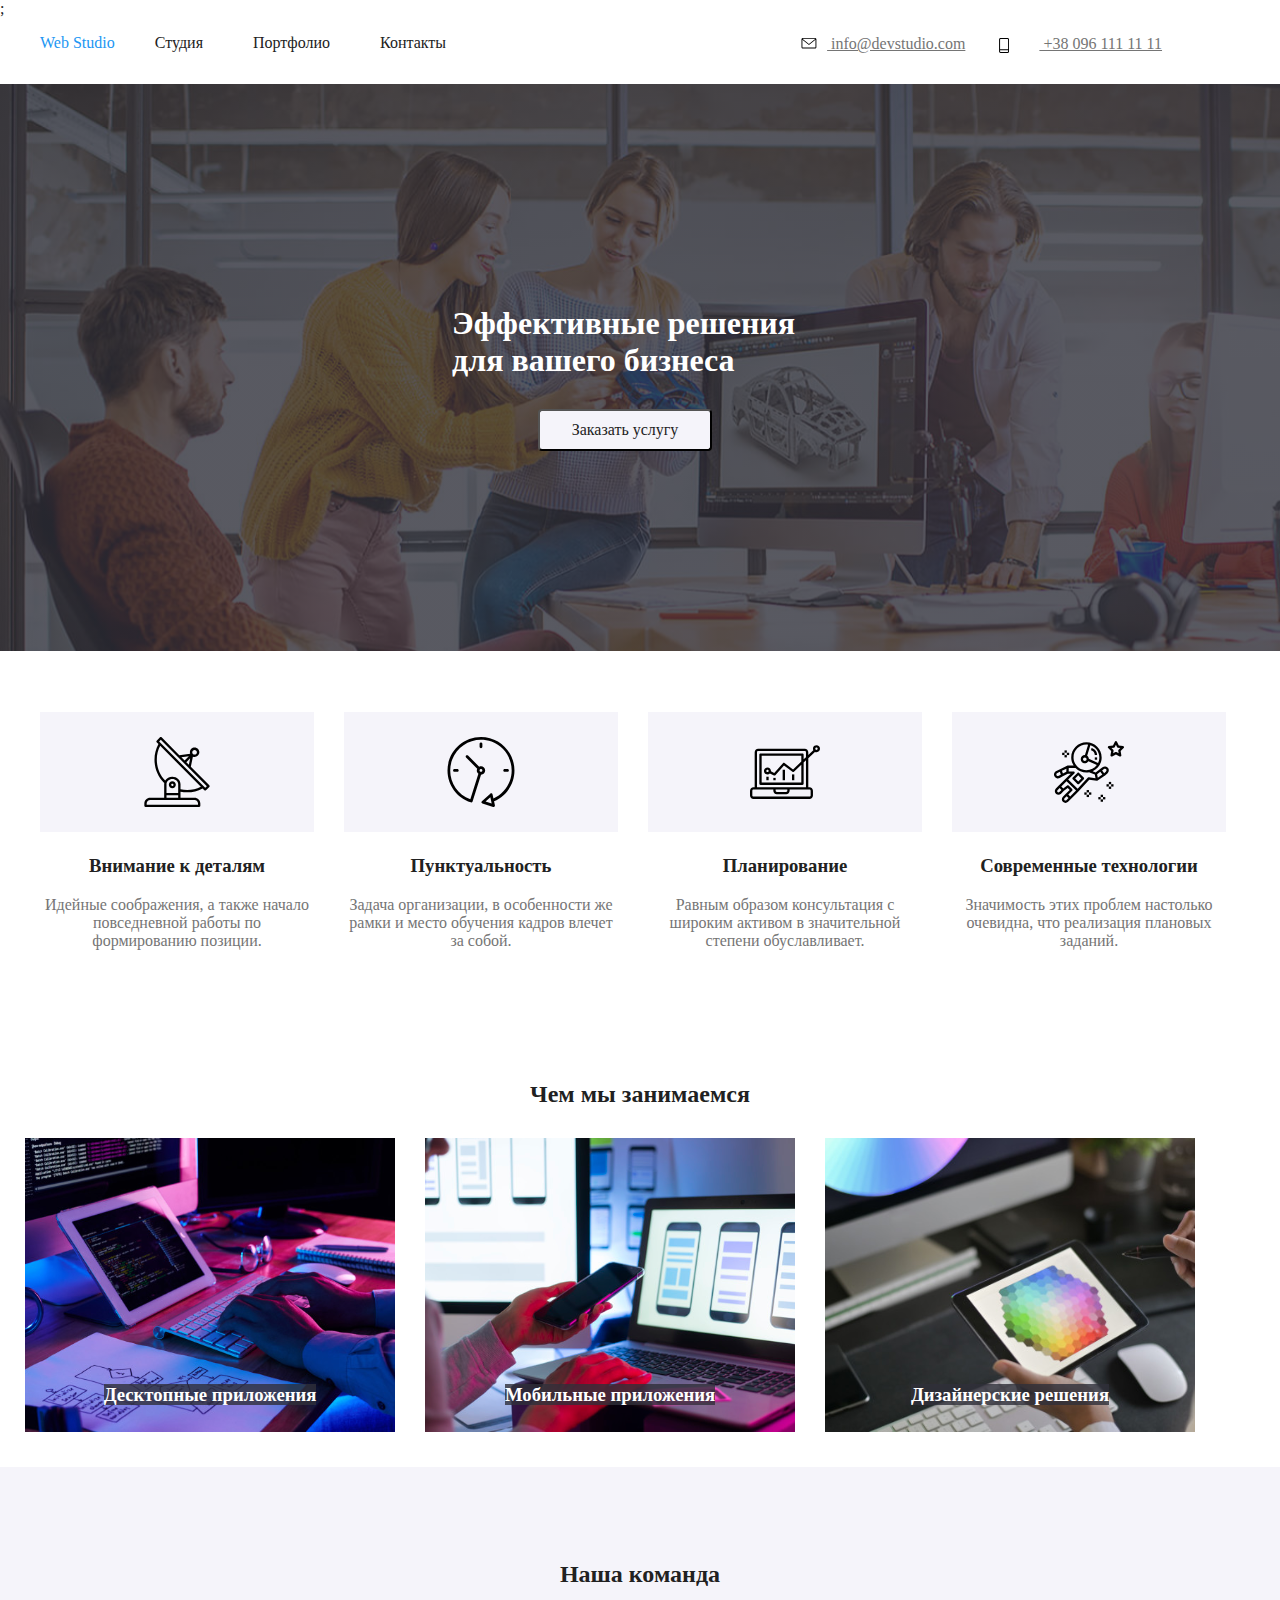
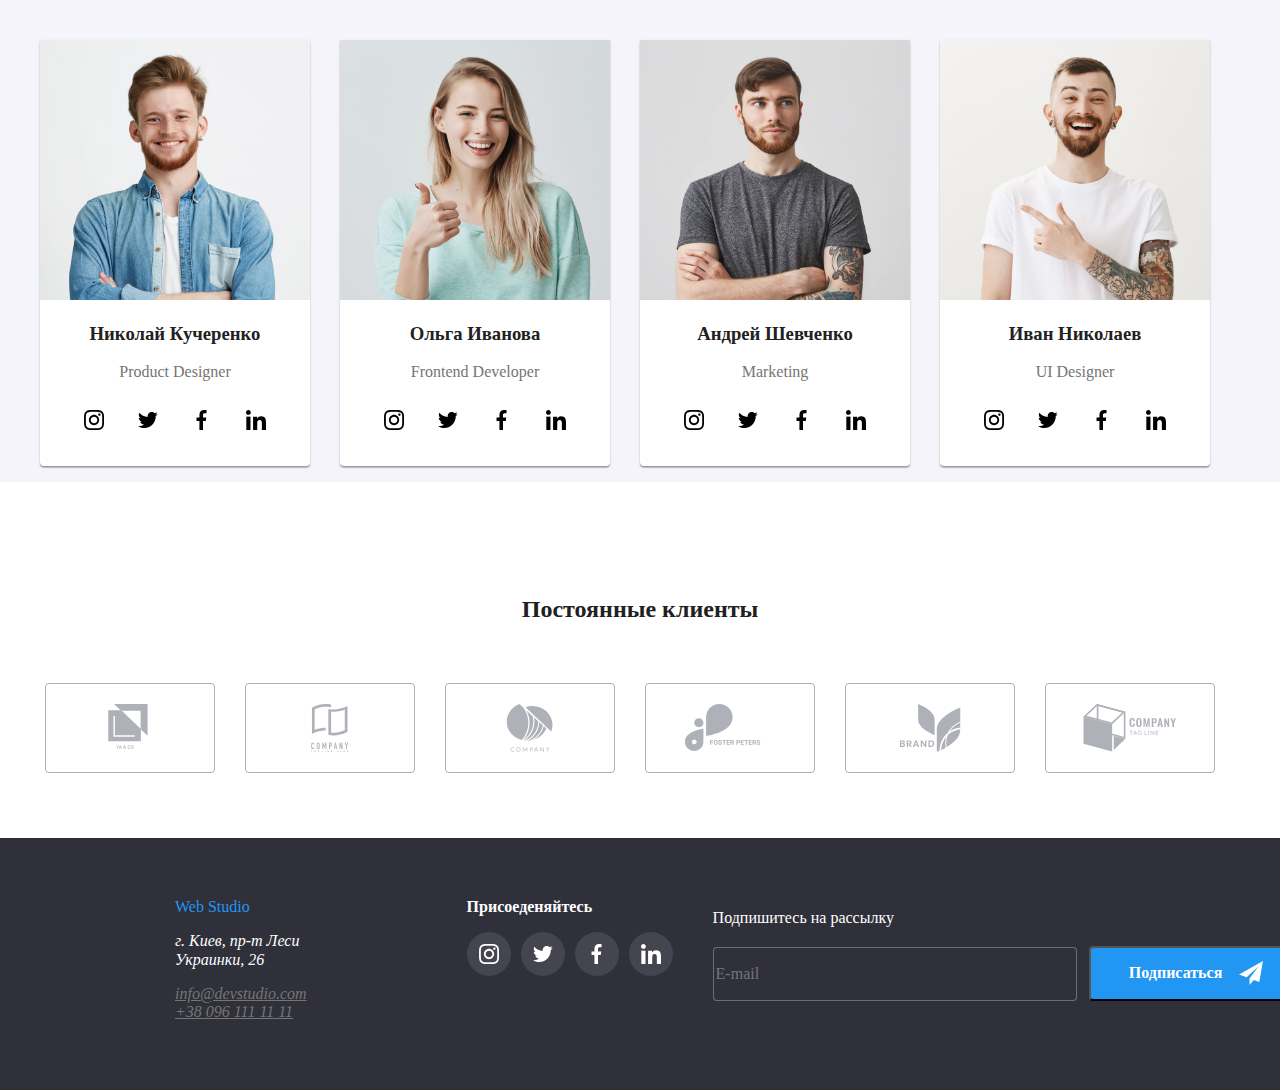
<file: index.html>
<!DOCTYPE html>
<html lang="en">
  <head>
    <meta charset="UTF-8" />
    <meta name="viewport" content="width=device-width, initial-scale=1.0" />
    <title>Document</title>
    
  </head>
 
  <link rel="stylesheet" href="./css/main.min.css">;
  
  <body>
    
    <header class="page-header">
      <div class="container">
      <nav class="nav-list">
        <a class="webstudio_header" href="/">Web Studio</a>
        <ul class="nav-list">
          <li><a class="navigation" href="./index.html" class="menu-link">Студия</a></li>
          <li><a class="navigation" href="./portfolio.html">Портфолио</a></li>
          <li><a class="navigation" href="">Контакты</a></li>
        </ul>
      </nav>
       <div class="contacts-main-col">
        <a class="contacts_icon" href="mailto:info@devstudio.com" class="contacts-link">
          <svg class="contacts" width="16" height="11.2">
            <use href=./images/sprite.svg#envelope></use>
          </svg>
          info@devstudio.com</a>
          
        <a class="contacts_icon" href="tel:+380961111111" class="contacts-link">
          <svg class="contacts_icon" width="10" height="15">
            <use href=./images/sprite.svg#Vector></use>
          </svg>
          +38 096 111 11 11</a>
          </div>
      </div>
      </div>
    </header>
    <main>

      <!--Section-1-->
      <div class="container-section-1">
      <section class="hero">
        <div class="hero_content">
        <h1 class="">Эффективные решения для вашего бизнеса</h1>
        <div class="container_4">
        <button class="button" data-modal-open href="">Заказать услугу</button>
        </div>
        </div>
      </section>
      </div>


      <!--Section-2-->
      <div class="container_3">
      <section>
        <h2 hidden>Преимущества</h2>
        <div class="">
        <ul class="container">
          <li class="avantage">
            <svg class="advantage-icon" width="70" height="70">
              <use href="./images/sprite.svg#antenna"></use>
            </svg>
            <h3 class="section_title1">Внимание к деталям</h3>
            <p class="section_description">
              Идейные соображения, а также начало повседневной работы по
              формированию позиции.
            </p>
          </li>
          <li>
          <svg class="advantage-icon" width="70" height="70">
            <use href="./images/sprite.svg#clock"></use>
          </svg>
            <h3 class="section_title1">Пунктуальность</h3>
            <p class="section_description">
              Задача организации, в особенности же рамки и место обучения кадров
              влечет за собой.
            </p>
          </li>
          <li>
            <svg class="advantage-icon" width="70" height="70">
              <use href="./images/sprite.svg#diagram"></use>
            </svg>
            <h3 class="section_title1">Планирование</h3>
            <p class="section_description">
              Равным образом консультация с широким активом в значительной
              степени обуславливает.
            </p>
          </li>
          <li>
            <svg class="advantage-icon" width="70" height="70">
              <use href="./images/sprite.svg#astronaut"></use>
            </svg>
            <h3 class="section_title1">Современные технологии</h3>
            <p class="section_description">
              Значимость этих проблем настолько очевидна, что реализация
              плановых заданий.
            </p>
          </li>
        </ul>
        </div>
        </div>
      </section>
      </div>
      <!--Section-3-->
      
      <section >
        <div class="">
        <div class="container_3">
        <h2 class="section_title">Чем мы занимаемся</h2>
        <div class="container_4">
          <div class="pic">
            <img src="./images/img_new1.svg" alt="" width="370" />
            <h3 class="pic_des"> <span class="h3_span">Десктопные приложения</h3></span>
          </div>
          <div class="pic">
            <img src="./images/img_new2.svg" alt="" width="370" />
            <h3 class="pic_des"> <span class="h3_span">Мобильные приложения</h3></span>
          </div>
          <div class="pic">
            <img src="./images/img_new3.svg" alt="" width="370" />
            <h3 class="pic_des"><span class="h3_span"> Дизайнерские решения</span> </h3>
          </div>
        </ul>
        </div>
      
      </div>
      </section>

      <!--Section-4-->
      
      <section class="section_4">
        
        <h2 class="section_title">Наша команда</h2>
        <div class="container">
          <div class="container_team">
            <div class="team_background">
              
        <ul class="team">
            <li>
            <img src="./images/img3-1.svg" alt="" width="270" />
            <h3 class="section_title1">Николай Кучеренко</h3>
            <p class="section_description">Product Designer</p>
            </li>
          
            <ul class="social-icon-list">
            <li class="social-icon-item"><a href="https://www.instagram.com/" class="social_icons_link" target="_blank" rel="noopener noreferrer" aria-label="ссылка Инстаграм">
            <svg class="social-icon" width="20" height="20">
              <use href="./images/sprite.svg#Instagram"></use>
            </svg>
            </a></li>
            
            <li class="social-icon-item"><a href="https://www.twitter.com/" class="social_icons_link" target="_blank" rel="noopener noreferrer" aria-label="ссылка Твитер">
            <svg class="social-icon" width="20" height="20">
              <use href="./images/sprite.svg#Twitter"></use>
            </svg>
            </a></li>
            <li class="social-icon-item"><a href="https://www.facebook.com/" class="social_icons_link" target="_blank" rel="noopener noreferrer" aria-label="ссылка Фейсбук">
            <svg class="social-icon" width="20" height="20">
              <use href="./images/sprite.svg#Facebook"></use>
            </svg>
            </a></li>
            <li class="social-icon-item"><a href="https://www.linkedin.com/" class="social_icons_link" target="_blank" rel="noopener noreferrer" aria-label="ссылка Линкедин">
            <svg class="social-icon" width="20" height="20">
              <use href="./images/sprite.svg#linkedin"></use>
            </svg>
            </a></li>
            </ul>
            </ul>
            </div>
          
            </div>
            <div class="container_team">
              <ul class="team">
            
              <li>
            <img src="./images/img3-2.svg" alt="" width="270" />
            <div>
            <h3 class="section_title1">Ольга Иванова</h3>
            <p class="section_description">Frontend Developer</p>
            </li>
            
            <ul class="social-icon-list">
              <li class="social-icon-item"><a href="https://www.instagram.com/" class="social_icons_link" target="_blank"
                  rel="noopener noreferrer" aria-label="ссылка Инстаграм">
                  <svg class="social-icon" width="20" height="20">
                    <use href="./images/sprite.svg#Instagram"></use>
                  </svg>
                </a></li>
            
              <li class="social-icon-item"><a href="https://www.twitter.com/" class="social_icons_link" target="_blank"
                  rel="noopener noreferrer" aria-label="ссылка Твитер">
                  <svg class="social-icon" width="20" height="20">
                    <use href="./images/sprite.svg#Twitter"></use>
                  </svg>
                </a></li>
              <li class="social-icon-item"><a href="https://www.facebook.com/" class="social_icons_link" target="_blank"
                  rel="noopener noreferrer" aria-label="ссылка Фейсбук">
                  <svg class="social-icon" width="20" height="20">
                    <use href="./images/sprite.svg#Facebook"></use>
                  </svg>
                </a></li>
              <li class="social-icon-item"><a href="https://www.linkedin.com/" class="social_icons_link" target="_blank"
                  rel="noopener noreferrer" aria-label="ссылка Линкедин">
                  <svg class="social-icon" width="20" height="20">
                    <use href="./images/sprite.svg#linkedin"></use>
                  </svg>
                </a></li>
            </ul>
          </ul> 
            </div>
            <div class="container_team">
            <ul class="team">
              <li>
            <img src="./images/img3-3.svg" alt="" width="270" />
            <h3 class="section_title1">Андрей Шевченко</h3>
            <p class="section_description">Marketing</p>
            </li>
            
            <ul class="social-icon-list">
              <li class="social-icon-item"><a href="https://www.instagram.com/" class="social_icons_link" target="_blank"
                  rel="noopener noreferrer" aria-label="ссылка Инстаграм">
                  <svg class="social-icon" width="20" height="20">
                    <use href="./images/sprite.svg#Instagram"></use>
                  </svg>
                </a></li>
            
              <li class="social-icon-item"><a href="https://www.twitter.com/" class="social_icons_link" target="_blank"
                  rel="noopener noreferrer" aria-label="ссылка Твитер">
                  <svg class="social-icon" width="20" height="20">
                    <use href="./images/sprite.svg#Twitter"></use>
                  </svg>
                </a></li>
              <li class="social-icon-item"><a href="https://www.facebook.com/" class="social_icons_link" target="_blank"
                  rel="noopener noreferrer" aria-label="ссылка Фейсбук">
                  <svg class="social-icon" width="20" height="20">
                    <use href="./images/sprite.svg#Facebook"></use>
                  </svg>
                </a></li>
              <li class="social-icon-item"><a href="https://www.linkedin.com/" class="social_icons_link" target="_blank"
                  rel="noopener noreferrer" aria-label="ссылка Линкедин">
                  <svg class="social-icon" width="20" height="20">
                    <use href="./images/sprite.svg#linkedin"></use>
                  </svg>
                </a></li>
            </ul>
            </ul>
            </div>
            <div class="container_team">
            <ul class="team">
              <li>
            <img src="./images/img3-4.svg" alt="" width="270" />
            <h3 class="section_title1">Иван Николаев</h3>
            <p class="section_description">UI Designer</p>
            </li>
            
              <ul class="social-icon-list">
                <li class="social-icon-item"><a href="https://www.instagram.com/" class="social_icons_link" target="_blank"
                    rel="noopener noreferrer" aria-label="ссылка Инстаграм">
                    <svg class="social-icon" width="20" height="20">
                      <use href="./images/sprite.svg#Instagram"></use>
                    </svg>
                  </a></li>
              
                <li class="social-icon-item"><a href="https://www.twitter.com/" class="social_icons_link" target="_blank"
                    rel="noopener noreferrer" aria-label="ссылка Твитер">
                    <svg class="social-icon" width="20" height="20">
                      <use href="./images/sprite.svg#Twitter"></use>
                    </svg>
                  </a></li>
                <li class="social-icon-item"><a href="https://www.facebook.com/" class="social_icons_link" target="_blank"
                    rel="noopener noreferrer" aria-label="ссылка Фейсбук">
                    <svg class="social-icon" width="20" height="20">
                      <use href="./images/sprite.svg#Facebook"></use>
                    </svg>
                  </a></li>
                <li class="social-icon-item"><a href="https://www.linkedin.com/" class="social_icons_link" target="_blank"
                    rel="noopener noreferrer" aria-label="ссылка Линкедин">
                    <svg class="social-icon" width="20" height="20">
                      <use href="./images/sprite.svg#linkedin"></use>
                    </svg>
                  </a></li>
              </ul>
            </ul>
            
          </div>
        </div>
        
        
      </section>
      
      
      <!--Section-5-->
      <section>
        <h2 class="section_title">Постоянные клиенты</h2>
        <div class="container_3">
         
        <ul class="container_4">
          
          <li class="">
            <a href=""><svg class="firm_icons" width="170" height="90">
              <use href="./images/sprite.svg#logo1"></use>
            </svg></a>
          </li>
          <li>
            <a href=""><svg class="firm_icons" width="170" height="90">
                <use href="./images/sprite.svg#logo2"></use>
              </svg></a>
          </li>
          <li>
            <a href=""><svg class="firm_icons" width="170" height="90">
                <use href="./images/sprite.svg#logo3"></use>
              </svg></a>
          </li>
          <li>
            <a href=""><svg class="firm_icons" width="170" height="90">
                <use href="./images/sprite.svg#logo4"></use>
              </svg></a>
          </li>
          <li>
            <a href=""><svg class="firm_icons" width="170" height="90">
                <use href="./images/sprite.svg#logo5"></use>
              </svg></a>
          </li>
          <li>
            <a href=""><svg class="firm_icons" width="170" height="90">
                <use href="./images/sprite.svg#logo6"></use>
              </svg></a>
          </li>
        </ul>
          
      </section>
    </main>

    <!--Футер-->
    
  <footer class="footer">
    <div class="footer-flex">
      <div class="footer_ardess">
        <a class="webstudio_header" href="/">Web Studio</a>
        <address>
          <p>г. Киев, пр-т Леси Украинки, 26</p>
          <div class="">
            <a class="contacts" href="mailto:info@devstudio.com">info@devstudio.com</a></br>
            <a class="contacts" href="tel:+380961111111">+38 096 111 11 11</a>
          </div>
      </div>
  
      </address>
  
  
      <div class="footer-div">
        <b>Присоеденяйтесь</b>
        <ul class="footer-icons">
  
          <li class="social-icon-item"><a href="https://www.instagram.com/" class="social_icons_link_footer"
              target="_blank" rel="noopener noreferrer" aria-label="ссылка Инстаграм">
              <svg class="social-icon" width="20" height="20">
                <use href="./images/sprite.svg#Instagram"></use>
              </svg>
            </a></li>
  
          <li class="social-icon-item"><a href="https://www.twitter.com/" class="social_icons_link_footer" target="_blank"
              rel="noopener noreferrer" aria-label="ссылка Твитер">
              <svg class="social-icon" width="20" height="20">
                <use href="./images/sprite.svg#Twitter"></use>
              </svg>
            </a></li>
          <li class="social-icon-item"><a href="https://www.facebook.com/" class="social_icons_link_footer"
              target="_blank" rel="noopener noreferrer" aria-label="ссылка Фейсбук">
              <svg class="social-icon" width="20" height="20">
                <use href="./images/sprite.svg#Facebook"></use>
              </svg>
            </a></li>
          <li class="social-icon-item"><a href="https://www.linkedin.com/" class="social_icons_link_footer"
              target="_blank" rel="noopener noreferrer" aria-label="ссылка Линкедин">
              <svg class="social-icon" width="20" height="20">
                <use href="./images/sprite.svg#linkedin"></use>
              </svg>
            </a></li>
        </ul>
      </div>
      <ul><li>
      <label class="footer-label">Подпишитесь на рассылку</label>
        <input class="footer-fields" type="text" name="user-name" placeholder="E-mail" >
        </li>
      </ul>
      
      <div class="footer-btn">
        <button class="button-footer"><b class="btn-description"> Подписаться</b></button>
      </div>
  
  </footer>
    </div>
    <div class="backdrop is-hidden" data-modal>
      <div class="modal">
        <button class="btn-close" data-modal-close>x</button>
        <p class="message">Оставьте свои данные, мы вам перезвоним</p>
       
        <form class="modal-form" id="contact-form">
          <label for="name" class="form-label">Имя</label>
          <div class="cont-modal">
          <input class="modal-fields" type="text" name="user-name" required>
        <svg class="modal-icons" width="12" height="12">
          <use href="./images/sprite.svg#hum"></use>
        </svg>
        </div>
        
        <label for="name" class="form-label">Телефон</label>
        <div class="cont-modal">
          <input class="modal-fields" type="tel" name="user-phone" required>
        <svg class="modal-icons" width="13" height="13">
          <use href="./images/sprite.svg#tel"></use>
        </svg>
        </div>
          <label for="name" class="form-label">Почта</label>
          <div class="cont-modal">
          
          <svg class="modal-icons" width="15" height="12">
            <use href="./images/sprite.svg#mail"></use>
          </svg>  <input class="modal-fields" type="email" name="user-mail" required>
          </div>
          
          <label for="name" class="form-label">Коментарий</label>
          <div class="cont-modal">
          <textarea class="modal-message" name="message" id="" cols="30" rows="5" placeholder="Введите текст"></textarea>
          </div>
          <ul>
            <li>
              <label class="label">
                <input class="checkbox" type="checkbox" name="topic" /> <span class="icon"></span>Соглашаюсь с рассылкой и принимаю <span class="modal-licens"> Условия договора</span></label>
            </li>
          </ul>
          <div class="modal-btn">
          <button class="button">Отправить</button>
          </div>
        </form>
      </div>
    </div>
    <script src="./js/modal.js"></script>
  </body>
</html>
</file>
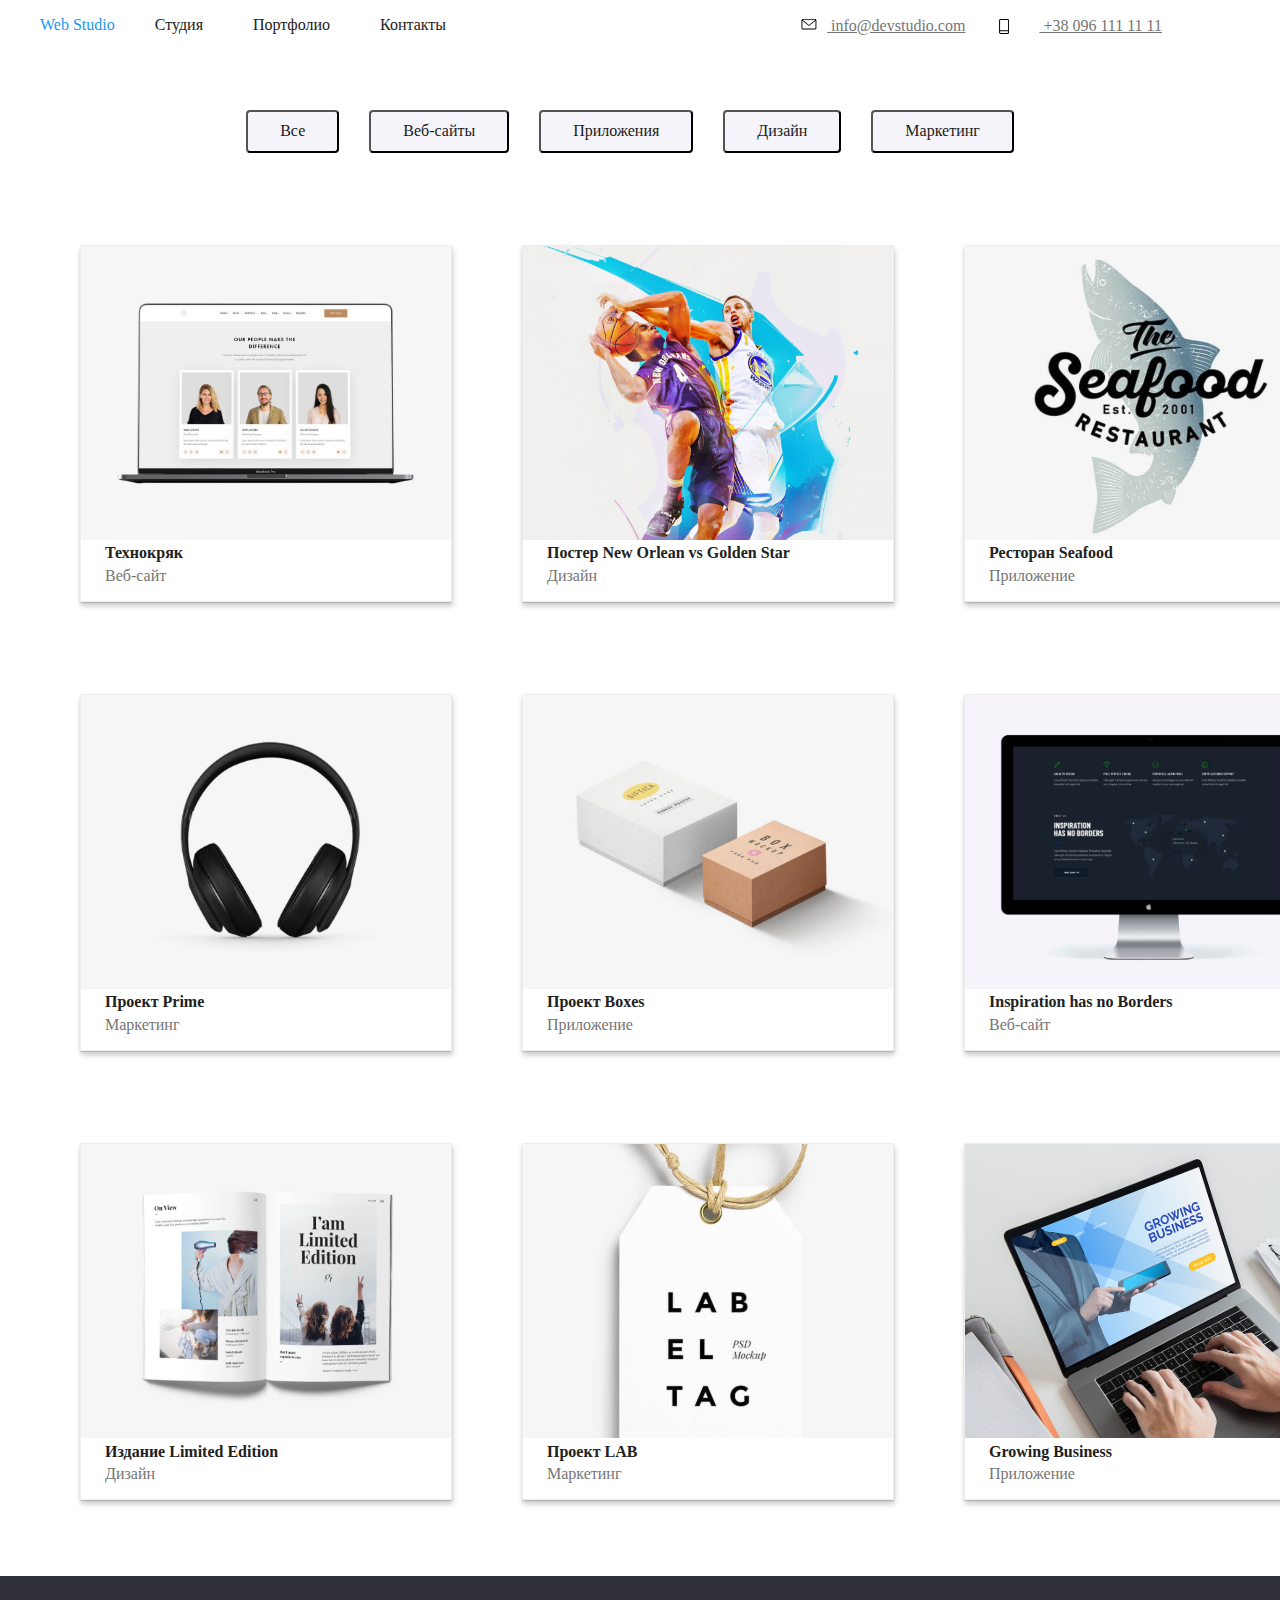
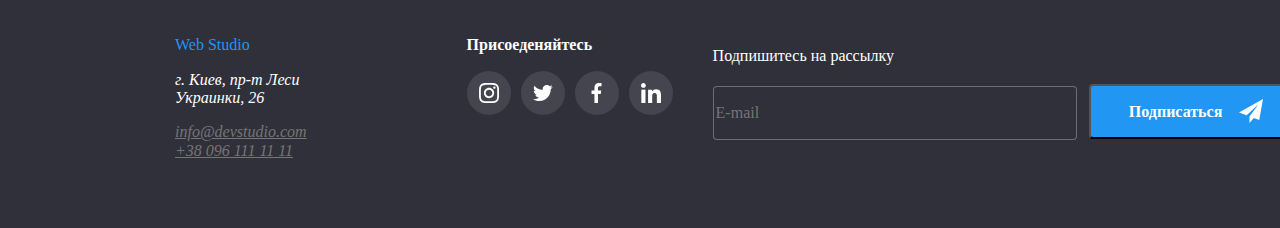
<file: portfolio.html>
<!DOCTYPE html>
<html lang="en">
  <head>
    <meta charset="UTF-8" />
    <meta name="viewport" content="width=device-width, initial-scale=1.0" />
    <title>Document</title>
  </head>
  <link rel="stylesheet" href="./css/main.min.css" />
  <body>
    
    <header>
      <div class="container">
      <nav class="nav-list">
        <a class="webstudio_header" href="/">Web Studio</a>
        
        <ul class="nav-list">
          <li><a class="navigation" href="./index.html">Студия</a></li>
          <li><a class="navigation" href="./portfolio.html">Портфолио</a></li>
          <li><a class="navigation" href="">Контакты</a></li>
        </ul>
        
      </nav>
      <div class="contacts-main-col">
        <a class="contacts_icon" href="mailto:info@devstudio.com" class="contacts-link">
          <svg class="contacts" width="16" height="11.2">
            <use href=./images/sprite.svg#envelope></use>
          </svg>
          info@devstudio.com</a>
          
        <a class="contacts_icon" href="tel:+380961111111" class="contacts-link">
          <svg class="contacts_icon" width="10" height="15">
            <use href=./images/sprite.svg#Vector></use>
          </svg>
          +38 096 111 11 11</a>
          </div>
      </div>
      </div>
    </header>
    <main>
      <!--Section1-->

      <ul class="container_4">
        
        <li class="container_2"> <button class="button">Все</button></li>
        <li class="container_2"> <button class="button">Веб-сайты</button></li>
        <li class="container_2"> <button class="button">Приложения</button></li>
        <li class="container_2"> <button class="button">Дизайн</button></li>
        <li class="container_2"> <button class="button">Маркетинг</button></li>
        
      </ul>

     

      <!--Section 2-->
      <div class="container">
        <div class="container_3">
            <div class="container_4">
              
      <ul class="tech">
          <li class="container_portfolio">
            <div class="overlay">
              <p class="overlay-text">Технокряк это современная площадка распространения коронавируса. Компании используют эту платформу для цифрового
                шпионажа и атак на защищённые сервера конкурентов</p></div>
          <img src="./images/portfolio1-1.svg" alt="" width="370" />
          <b class="section2_title">Технокряк</b>
          <p class="section_description_portfolio">Веб-сайт</p>
        </li>
        </ul>
        <ul class="aaa">
        <li class="container_portfolio">
          <img src="./images/portfolio1-2.svg" alt="" width="370" />
          <b class="section2_title">Постер New Orlean vs Golden Star</b>
          <p class="section_description_portfolio">Дизайн</p>
        </li>
        </ul>
        <ul class="aaa">
        <li class="container_portfolio">
          <img src="./images/portfolio1-3.svg" alt="" width="370" />
          <b class="section2_title">Ресторан Seafood</b>
          <p class="section_description_portfolio">Приложение</p>
        </li>
      </ul>
      </div>
      <div class="container_4">
        <ul class="aaa">
         <li class="container_portfolio">
          <img src="./images/portfolio1-4.svg" alt="" width="370" />
          <b class="section2_title">Проект Prime</b>
          <p class="section_description_portfolio">Маркетинг</p>
        </li>
        </ul>
        <ul class="aaa">
        <li class="container_portfolio">
          <img src="./images/portfolio1-5.svg" alt="" width="370" />
          <b class="section2_title">Проект Boxes</b>
          <p class="section_description_portfolio">Приложение</p>
        </li>
        </ul>
        <ul class="aaa">
        <li class="container_portfolio">
          <img src="./images/portfolio1-6.svg" alt="" width="370" />
          <b class="section2_title">Inspiration has no Borders</b>
          <p class="section_description_portfolio">Веб-сайт</p>
        </li>
        </ul>
        </div>
        <div class="container_4">
          <ul class="aaa">
         <li class="container_portfolio">
          <img src="./images/portfolio1-7.svg" alt="" width="370" />
          <b class="section2_title">Издание Limited Edition</b>
          <p class="section_description_portfolio">Дизайн</p>
        </li>
        </ul>
        <ul class="aaa">
        <li class="container_portfolio">
          <img src="./images/portfolio1-8.svg" alt="" width="370" />
          <b class="section2_title">Проект LAB</b>
          <p class="section_description_portfolio">Маркетинг</p>
        </li>
        </ul>
        <ul class="aaa">
        <li class="container_portfolio">
          <img src="./images/portfolio1-9.svg" alt="" width="370" />
          <b class="section2_title">Growing Business</b>
          <p class="section_description_portfolio">Приложение</p>
        </li>
              </ul>
              </div>
              </div>
              </div>
    </main>
    
    <!--Футер-->
<footer class="footer">
  <div class="footer-flex">
    <div class="footer_ardess">
      <a class="webstudio_header" href="/">Web Studio</a>
      <address>
        <p>г. Киев, пр-т Леси Украинки, 26</p>
        <div class="">
          <a class="contacts" href="mailto:info@devstudio.com">info@devstudio.com</a></br>
          <a class="contacts" href="tel:+380961111111">+38 096 111 11 11</a>
        </div>
    </div>

    </address>


    <div class="footer-div">
      <b>Присоеденяйтесь</b>
      <ul class="footer-icons">

        <li class="social-icon-item"><a href="https://www.instagram.com/" class="social_icons_link_footer"
            target="_blank" rel="noopener noreferrer" aria-label="ссылка Инстаграм">
            <svg class="social-icon" width="20" height="20">
              <use href="./images/sprite.svg#Instagram"></use>
            </svg>
          </a></li>

        <li class="social-icon-item"><a href="https://www.twitter.com/" class="social_icons_link_footer" target="_blank"
            rel="noopener noreferrer" aria-label="ссылка Твитер">
            <svg class="social-icon" width="20" height="20">
              <use href="./images/sprite.svg#Twitter"></use>
            </svg>
          </a></li>
        <li class="social-icon-item"><a href="https://www.facebook.com/" class="social_icons_link_footer"
            target="_blank" rel="noopener noreferrer" aria-label="ссылка Фейсбук">
            <svg class="social-icon" width="20" height="20">
              <use href="./images/sprite.svg#Facebook"></use>
            </svg>
          </a></li>
        <li class="social-icon-item"><a href="https://www.linkedin.com/" class="social_icons_link_footer"
            target="_blank" rel="noopener noreferrer" aria-label="ссылка Линкедин">
            <svg class="social-icon" width="20" height="20">
              <use href="./images/sprite.svg#linkedin"></use>
            </svg>
          </a></li>
      </ul>
    </div>
    <ul>
      <li>
        <label class="footer-label">Подпишитесь на рассылку</label>
        <input class="footer-fields" type="text" name="user-name" placeholder="E-mail">
      </li>
    </ul>

    <div class="footer-btn">
      <button class="button-footer"><b class="btn-description"> Подписаться</b></button>
    </div>
</footer>
  </body>
</html>
</file>
<file: css/main.min.css>
@font-face{font-family:"Roboto";font-style:normal;font-weight:400;font-display:swap;src:local("Roboto"),local("Roboto-Regular"),url(https://fonts.gstatic.com/s/roboto/v20/KFOmCnqEu92Fr1Mu72xKOzY.woff2) format("woff2");unicode-range:U+0460-052F, U+1C80-1C88, U+20B4, U+2DE0-2DFF, U+A640-A69F, U+FE2E-FE2F}@font-face{font-family:"Roboto";font-style:normal;font-weight:400;font-display:swap;src:local("Roboto"),local("Roboto-Regular"),url(https://fonts.gstatic.com/s/roboto/v20/KFOmCnqEu92Fr1Mu5mxKOzY.woff2) format("woff2");unicode-range:U+0400-045F, U+0490-0491, U+04B0-04B1, U+2116}@font-face{font-family:"Roboto";font-style:normal;font-weight:400;font-display:swap;src:local("Roboto"),local("Roboto-Regular"),url(https://fonts.gstatic.com/s/roboto/v20/KFOmCnqEu92Fr1Mu7mxKOzY.woff2) format("woff2");unicode-range:U+1F00-1FFF}@font-face{font-family:"Roboto";font-style:normal;font-weight:400;font-display:swap;src:local("Roboto"),local("Roboto-Regular"),url(https://fonts.gstatic.com/s/roboto/v20/KFOmCnqEu92Fr1Mu4WxKOzY.woff2) format("woff2");unicode-range:U+0370-03FF}@font-face{font-family:"Roboto";font-style:normal;font-weight:400;font-display:swap;src:local("Roboto"),local("Roboto-Regular"),url(https://fonts.gstatic.com/s/roboto/v20/KFOmCnqEu92Fr1Mu7WxKOzY.woff2) format("woff2");unicode-range:U+0102-0103, U+0110-0111, U+0128-0129, U+0168-0169, U+01A0-01A1, U+01AF-01B0, U+1EA0-1EF9, U+20AB}@font-face{font-family:"Roboto";font-style:normal;font-weight:400;font-display:swap;src:local("Roboto"),local("Roboto-Regular"),url(https://fonts.gstatic.com/s/roboto/v20/KFOmCnqEu92Fr1Mu7GxKOzY.woff2) format("woff2");unicode-range:U+0100-024F, U+0259, U+1E00-1EFF, U+2020, U+20A0-20AB, U+20AD-20CF, U+2113, U+2C60-2C7F, U+A720-A7FF}@font-face{font-family:"Roboto";font-style:normal;font-weight:400;font-display:swap;src:local("Roboto"),local("Roboto-Regular"),url(https://fonts.gstatic.com/s/roboto/v20/KFOmCnqEu92Fr1Mu4mxK.woff2) format("woff2");unicode-range:U+0000-00FF, U+0131, U+0152-0153, U+02BB-02BC, U+02C6, U+02DA, U+02DC, U+2000-206F, U+2074, U+20AC, U+2122, U+2191, U+2193, U+2212, U+2215, U+FEFF, U+FFFD}@font-face{font-family:"Roboto";font-style:normal;font-weight:700;font-display:swap;src:local("Roboto Bold"),local("Roboto-Bold"),url(https://fonts.gstatic.com/s/roboto/v20/KFOlCnqEu92Fr1MmWUlfCRc4EsA.woff2) format("woff2");unicode-range:U+0460-052F, U+1C80-1C88, U+20B4, U+2DE0-2DFF, U+A640-A69F, U+FE2E-FE2F}@font-face{font-family:"Roboto";font-style:normal;font-weight:700;font-display:swap;src:local("Roboto Bold"),local("Roboto-Bold"),url(https://fonts.gstatic.com/s/roboto/v20/KFOlCnqEu92Fr1MmWUlfABc4EsA.woff2) format("woff2");unicode-range:U+0400-045F, U+0490-0491, U+04B0-04B1, U+2116}@font-face{font-family:"Roboto";font-style:normal;font-weight:700;font-display:swap;src:local("Roboto Bold"),local("Roboto-Bold"),url(https://fonts.gstatic.com/s/roboto/v20/KFOlCnqEu92Fr1MmWUlfCBc4EsA.woff2) format("woff2");unicode-range:U+1F00-1FFF}@font-face{font-family:"Roboto";font-style:normal;font-weight:700;font-display:swap;src:local("Roboto Bold"),local("Roboto-Bold"),url(https://fonts.gstatic.com/s/roboto/v20/KFOlCnqEu92Fr1MmWUlfBxc4EsA.woff2) format("woff2");unicode-range:U+0370-03FF}@font-face{font-family:"Roboto";font-style:normal;font-weight:700;font-display:swap;src:local("Roboto Bold"),local("Roboto-Bold"),url(https://fonts.gstatic.com/s/roboto/v20/KFOlCnqEu92Fr1MmWUlfCxc4EsA.woff2) format("woff2");unicode-range:U+0102-0103, U+0110-0111, U+0128-0129, U+0168-0169, U+01A0-01A1, U+01AF-01B0, U+1EA0-1EF9, U+20AB}@font-face{font-family:"Roboto";font-style:normal;font-weight:700;font-display:swap;src:local("Roboto Bold"),local("Roboto-Bold"),url(https://fonts.gstatic.com/s/roboto/v20/KFOlCnqEu92Fr1MmWUlfChc4EsA.woff2) format("woff2");unicode-range:U+0100-024F, U+0259, U+1E00-1EFF, U+2020, U+20A0-20AB, U+20AD-20CF, U+2113, U+2C60-2C7F, U+A720-A7FF}@font-face{font-family:"Roboto";font-style:normal;font-weight:700;font-display:swap;src:local("Roboto Bold"),local("Roboto-Bold"),url(https://fonts.gstatic.com/s/roboto/v20/KFOlCnqEu92Fr1MmWUlfBBc4.woff2) format("woff2");unicode-range:U+0000-00FF, U+0131, U+0152-0153, U+02BB-02BC, U+02C6, U+02DA, U+02DC, U+2000-206F, U+2074, U+20AC, U+2122, U+2191, U+2193, U+2212, U+2215, U+FEFF, U+FFFD}/*! normalize.css v8.0.1 | MIT License | github.com/necolas/normalize.css */html{line-height:1.15;-webkit-text-size-adjust:100%}body{margin:0}main{display:block}h1{font-size:2em;margin:0.67em 0}hr{-webkit-box-sizing:content-box;box-sizing:content-box;height:0;overflow:visible}pre{font-family:monospace, monospace;font-size:1em}a{background-color:transparent}abbr[title]{border-bottom:none;text-decoration:underline;-webkit-text-decoration:underline dotted;text-decoration:underline dotted}b,strong{font-weight:bolder}code,kbd,samp{font-family:monospace, monospace;font-size:1em}small{font-size:80%}sub,sup{font-size:75%;line-height:0;position:relative;vertical-align:baseline}sub{bottom:-0.25em}sup{top:-0.5em}img{border-style:none}button,input,optgroup,select,textarea{font-family:inherit;font-size:100%;line-height:1.15;margin:0}button,input{overflow:visible}button,select{text-transform:none}button,[type="button"],[type="reset"],[type="submit"]{-webkit-appearance:button}button::-moz-focus-inner,[type="button"]::-moz-focus-inner,[type="reset"]::-moz-focus-inner,[type="submit"]::-moz-focus-inner{border-style:none;padding:0}button:-moz-focusring,[type="button"]:-moz-focusring,[type="reset"]:-moz-focusring,[type="submit"]:-moz-focusring{outline:1px dotted ButtonText}fieldset{padding:0.35em 0.75em 0.625em}legend{-webkit-box-sizing:border-box;box-sizing:border-box;color:inherit;display:table;max-width:100%;padding:0;white-space:normal}progress{vertical-align:baseline}textarea{overflow:auto}[type="checkbox"],[type="radio"]{-webkit-box-sizing:border-box;box-sizing:border-box;padding:0}[type="number"]::-webkit-inner-spin-button,[type="number"]::-webkit-outer-spin-button{height:auto}[type="search"]{-webkit-appearance:textfield;outline-offset:-2px}[type="search"]::-webkit-search-decoration{-webkit-appearance:none}::-webkit-file-upload-button{-webkit-appearance:button;font:inherit}details{display:block}summary{display:list-item}template{display:none}[hidden]{display:none}body{color:#212121;background-color:#fff;overflow-x:hidden}ul{list-style:none}.container{width:1200px;padding-right:15px;padding-left:15px;display:-webkit-box;display:-ms-flexbox;display:flex;margin-right:auto;margin-left:auto;-webkit-box-align:center;-ms-flex-align:center;align-items:center}.container_4{margin-right:30px;margin-top:30px;display:-webkit-box;display:-ms-flexbox;display:flex;-webkit-box-pack:center;-ms-flex-pack:center;justify-content:center}.container_3 li{margin-right:30px;margin-top:30px}.button{color:#212121;background:#f5f4fa;border-radius:4px;-webkit-box-align:center;-ms-flex-align:center;align-items:center;padding-right:32px;padding-left:32px;padding-top:10px;padding-bottom:10px}.button:hover,.button:focus{color:#fff;background:#2196f3;-webkit-box-shadow:0px 3px 1px rgba(0,0,0,0.1),0px 1px 2px rgba(0,0,0,0.08),0px 2px 2px rgba(0,0,0,0.12);box-shadow:0px 3px 1px rgba(0,0,0,0.1),0px 1px 2px rgba(0,0,0,0.08),0px 2px 2px rgba(0,0,0,0.12);-webkit-transition:background 250ms cubic-bezier(0.4, 0, 0.2, 1);transition:background 250ms cubic-bezier(0.4, 0, 0.2, 1)}.btn-close{position:absolute;top:15px;right:15px;width:25px;height:25px;border-radius:50%;border:1px solid rgba(0,0,0,0.1);background-color:#ffffff;color:#000000;text-align:center}.btn-close:focus{color:#2196f3;background-origin:border-box}.footer-btn{margin-top:108px;margin-left:12px}.button-footer{color:#ffffff;background:#2196f3;border-radius:4px;-webkit-box-align:center;-ms-flex-align:center;align-items:center;padding-right:32px;padding-top:10px;padding-bottom:10px;width:200px;height:55px;background-image:url(../images/icon-send.svg);background-repeat:no-repeat;background-position:148px 13px}.nav-list{display:-webkit-box;display:-ms-flexbox;display:flex;-webkit-box-align:baseline;-ms-flex-align:baseline;align-items:baseline}.navigation{position:relative;padding-bottom:32px}.navigation::after{content:"";display:block;width:100%;height:2px;background-color:#2196f3;position:absolute;left:0;bottom:0;opacity:0;-webkit-transition:opacity 250ms cubic-bezier(0.4, 0, 0.2, 1);transition:opacity 250ms cubic-bezier(0.4, 0, 0.2, 1)}.navigation:hover::after{opacity:1}.webstudio_header{color:#2196f3;text-decoration:none}.nav-list .navigation{color:#212121;margin-right:50px;text-decoration:none}.navigation:hover,.navigation:focus,.navigation:active{color:#2196f3;-webkit-transition:color 250ms cubic-bezier(0.4, 0, 0.2, 1);transition:color 250ms cubic-bezier(0.4, 0, 0.2, 1)}.contacts-main-col .contacts .contacts_footer{color:#757575;margin-left:auto;margin-right:auto}.contacts-main-col{padding-left:305px}.contacts{padding-right:10px;color:#757575}.contacts:hover,.contacts:focus{color:#2196f3;-webkit-transition:color 250ms cubic-bezier(0.4, 0, 0.2, 1);transition:color 250ms cubic-bezier(0.4, 0, 0.2, 1)}.contacts_icon{vertical-align:middle;padding-right:30px;color:#757575}.contacts_icon:hover,.contacts_icon:focus{color:#2196f3;fill:#2196f3;-webkit-transition:fill 250ms cubic-bezier(0.4, 0, 0.2, 1);transition:fill 250ms cubic-bezier(0.4, 0, 0.2, 1)}.container-section-1{display:-webkit-box;display:-ms-flexbox;display:flex;-webkit-box-pack:center;-ms-flex-pack:center;justify-content:center}.hero{color:#ffffff;background:rgba(47,48,58,0.8);background-image:-webkit-gradient(linear, left top, left bottom, from(rgba(47,48,58,0.8)), to(rgba(47,48,58,0.8))),url(../images/Header.svg);background-image:linear-gradient(rgba(47,48,58,0.8) 0%, rgba(47,48,58,0.8) 100%),url(../images/Header.svg);background-repeat:no-repeat;margin-bottom:15px;margin-top:15px}.hero_content{padding-top:200px;padding-bottom:200px;padding-left:452px;padding-right:452px}.advantage-icon{padding-left:102px;padding-right:102px;padding-top:25px;padding-bottom:25px;background-color:#f5f4fa}.section_title1{color:#212121;text-align:center}.section_description{color:#757575;text-align:center}.section_title{color:#212121;padding-top:94px;display:-webkit-box;display:-ms-flexbox;display:flex;-webkit-box-pack:center;-ms-flex-pack:center;justify-content:center}.pic{position:relative;margin-right:30px}.pic_des{position:absolute;top:227px;left:0;width:100%;color:#ffffff;text-align:center}.h3_span{position:relative;background:rgba(47,48,58,0.8)}.section_4{background-color:#f5f4fa;margin-top:30px;padding-left:auto;padding-right:auto}.container_team{margin-right:30px;margin-top:16px}.team{display:-webkit-box;display:-ms-flexbox;display:flex;-ms-flex-wrap:wrap;flex-wrap:wrap;-webkit-padding-start:0px;padding-inline-start:0px;-webkit-box-shadow:0px 1px 3px rgba(0,0,0,0.12),0px 1px 1px rgba(0,0,0,0.14),0px 2px 1px rgba(0,0,0,0.2);box-shadow:0px 1px 3px rgba(0,0,0,0.12),0px 1px 1px rgba(0,0,0,0.14),0px 2px 1px rgba(0,0,0,0.2);border-radius:0px 0px 4px 4px;padding-bottom:24px;background-color:#ffffff}.social-icon-list{display:-webkit-box;display:-ms-flexbox;display:flex;-webkit-box-pack:center;-ms-flex-pack:center;justify-content:center;padding-left:32px;padding-right:32px}.social-icon-item:not(:last-child){margin-right:10px}.social_icons_link{display:-webkit-inline-box;display:-ms-inline-flexbox;display:inline-flex;-webkit-box-pack:center;-ms-flex-pack:center;justify-content:center;-webkit-box-align:center;-ms-flex-align:center;align-items:center;width:44px;height:44px;background:#ffffff;border-radius:50%}.social_icons_link:hover,.social_icons_link:focus{background:#2196f3;fill:#ffffff;-webkit-transition:background 250ms cubic-bezier(0.4, 0, 0.2, 1);transition:background 250ms cubic-bezier(0.4, 0, 0.2, 1)}.firm_icons{display:-webkit-inline-box;display:-ms-inline-flexbox;display:inline-flex;-webkit-box-pack:center;-ms-flex-pack:center;justify-content:center;-webkit-box-align:center;-ms-flex-align:center;align-items:center;border:1px solid #afb1b8;border-radius:4px;-webkit-box-sizing:border-box;box-sizing:border-box;fill:#afb1b8;padding:20px}.firm_icons:hover,.firm_icons:focus{fill:#2196f3;background:#ffffff;border:1px solid #2196f3;-webkit-transition:background 250ms cubic-bezier(0.4, 0, 0.2, 1);transition:background 250ms cubic-bezier(0.4, 0, 0.2, 1)}.footer-flex{margin-top:60px;display:-webkit-box;display:-ms-flexbox;display:flex}.footer-div{margin-left:150px;margin-top:60px}.footer-icons{display:-webkit-box;display:-ms-flexbox;display:flex;margin-right:auto;margin-left:auto;-webkit-box-align:center;-ms-flex-align:center;align-items:center;padding:0}.footer_ardess{-webkit-box-orient:vertical;-webkit-box-direction:normal;-ms-flex-direction:column;flex-direction:column;padding-top:60px;padding-left:175px}.foot{position:absolute}.container_footer{display:-webkit-inline-box;display:-ms-inline-flexbox;display:inline-flex;position:relative}.footer{color:#fff;background:#2f303a;height:252px}.social_icons_link_footer{display:-webkit-inline-box;display:-ms-inline-flexbox;display:inline-flex;-webkit-box-pack:center;-ms-flex-pack:center;justify-content:center;-webkit-box-align:center;-ms-flex-align:center;align-items:center;width:44px;height:44px;background:rgba(255,255,255,0.1);border-radius:50%;fill:#ffffff}.social_icons_link_footer:hover,.social_icons_link_footer:focus{fill:#ffffff;background:#2196f3;-webkit-transition:background 250ms cubic-bezier(0.4, 0, 0.2, 1);transition:background 250ms cubic-bezier(0.4, 0, 0.2, 1)}.footer-fields{border:1px solid rgba(255,255,255,0.3);width:358px;height:50px;background:#2f303a;border-radius:4px;color:#ffffff}.footer-label{display:-webkit-box;display:-ms-flexbox;display:flex;-webkit-box-align:center;-ms-flex-align:center;align-items:center;margin-top:55px;padding-bottom:20px}.backdrop{position:fixed;top:0;left:0;right:0;bottom:0;background:rgba(47,48,58,0.8);opacity:1;-webkit-transition:opacity;transition:opacity}.backdrop.is-hidden{visibility:hidden;pointer-events:none;opacity:0}.modal{position:absolute;top:50%;left:50%;-webkit-transform:translate(-50%, -50%);transform:translate(-50%, -50%);width:100%;max-width:528px;height:581px;background-color:#ffffff;padding:80px 40px}.message{font-size:24px;font-weight:700;text-align:center}.modal-fields{border:1px solid rgba(33,33,33,0.2);-webkit-box-sizing:border-box;box-sizing:border-box;border-radius:4px;font-size:14px;font-weight:normal;letter-spacing:0.01em;width:448px;height:40px;margin-bottom:24px;margin-top:4px;padding-left:42px;padding-top:12px;padding-bottom:12px}.modal-icons{position:absolute;left:10.5%;top:26%}.cont-modal:focus-within>.modal-icons{fill:#2196f3;-webkit-transition:fill 250ms cubic-bezier(0.4, 0, 0.2, 1);transition:fill 250ms cubic-bezier(0.4, 0, 0.2, 1)}.modal-fields:focus{outline:1px solid #2196f3;-webkit-transition:outline 250ms cubic-bezier(0.4, 0, 0.2, 1);transition:outline 250ms cubic-bezier(0.4, 0, 0.2, 1)}.modal-message:focus{outline:1px solid #2196f3;-webkit-transition:outline 250ms cubic-bezier(0.4, 0, 0.2, 1);transition:outline 250ms cubic-bezier(0.4, 0, 0.2, 1)}.modal-name{margin-bottom:4px;margin-top:10px;color:#757575}.cont-modal{position:relative;text-align:center}.form-label{color:#757575;margin-left:41px}.modal-message{resize:none;width:448px;height:120px;border:1px solid rgba(33,33,33,0.2);-webkit-box-sizing:border-box;box-sizing:border-box;border-radius:4px;font-size:14px;font-weight:normal;letter-spacing:0.01em;margin-bottom:24px;margin-top:4px;padding-left:16px;padding-top:12px}.modal-fields::-webkit-input-placeholder{color:rgba(117,117,117,0.5)}.modal-fields:-ms-input-placeholder{color:rgba(117,117,117,0.5)}.modal-fields::-ms-input-placeholder{color:rgba(117,117,117,0.5)}.modal-fields::placeholder{color:rgba(117,117,117,0.5)}.modal-licens{color:#2196f3}.icon{display:inline-block;width:16px;height:15px;background:#ffffff;border:2px solid #212121;margin-right:7px}.checkbox:checked+.icon{background-color:#2196f3;background-image:url(../images/checkb.svg);background-size:contain;background-origin:border-box;border-color:#2196f3}.label{display:-webkit-box;display:-ms-flexbox;display:flex;-webkit-box-align:center;-ms-flex-align:center;align-items:center;margin-top:20px}.checkbox{-webkit-appearance:none;-moz-appearance:none;appearance:none}.modal-btn{text-align:center;margin-top:30px}.container_2{margin-right:30px;margin-top:30px;display:-webkit-box;display:-ms-flexbox;display:flex}.container_portfolio{border:1px solid #eeeeee;-webkit-box-sizing:border-box;box-sizing:border-box;-webkit-box-shadow:0px 1px 1px rgba(0,0,0,0.12),0px 4px 4px rgba(0,0,0,0.06),1px 4px 6px rgba(0,0,0,0.16);box-shadow:0px 1px 1px rgba(0,0,0,0.12),0px 4px 4px rgba(0,0,0,0.06),1px 4px 6px rgba(0,0,0,0.16);position:relative;overflow:hidden}.aaa li::before{display:inline-block;content:"";width:370px;height:294px;background-color:rgba(33,150,243,0.9);position:absolute;-webkit-transition:opacity 250ms cubic-bezier(0.4, 0, 0.2, 1);transition:opacity 250ms cubic-bezier(0.4, 0, 0.2, 1);color:#fff;opacity:0}.aaa :hover::before{opacity:1}.tech:hover .overlay{opacity:1;-webkit-transform:translateY(0%);transform:translateY(0%)}.overlay-text{padding-top:63px;padding-left:24px;padding-right:24px;padding-bottom:63px}.overlay{content:"";display:inline-block;top:0;left:0;width:370px;height:294px;background-color:rgba(33,150,243,0.9);position:absolute;-webkit-transition:-webkit-transform 250ms cubic-bezier(0.4, 0, 0.2, 1);transition:-webkit-transform 250ms cubic-bezier(0.4, 0, 0.2, 1);transition:transform 250ms cubic-bezier(0.4, 0, 0.2, 1);transition:transform 250ms cubic-bezier(0.4, 0, 0.2, 1), -webkit-transform 250ms cubic-bezier(0.4, 0, 0.2, 1);-webkit-transform:translateY(121%);transform:translateY(121%);opacity:1;color:#fff}.section_description_portfolio{color:#757575;padding-top:4px;padding-left:24px;margin-top:0px}.section2_title{padding-top:20px;padding-left:24px;padding-bottom:0px}
/*# sourceMappingURL=main.min.css.map */
</file>
